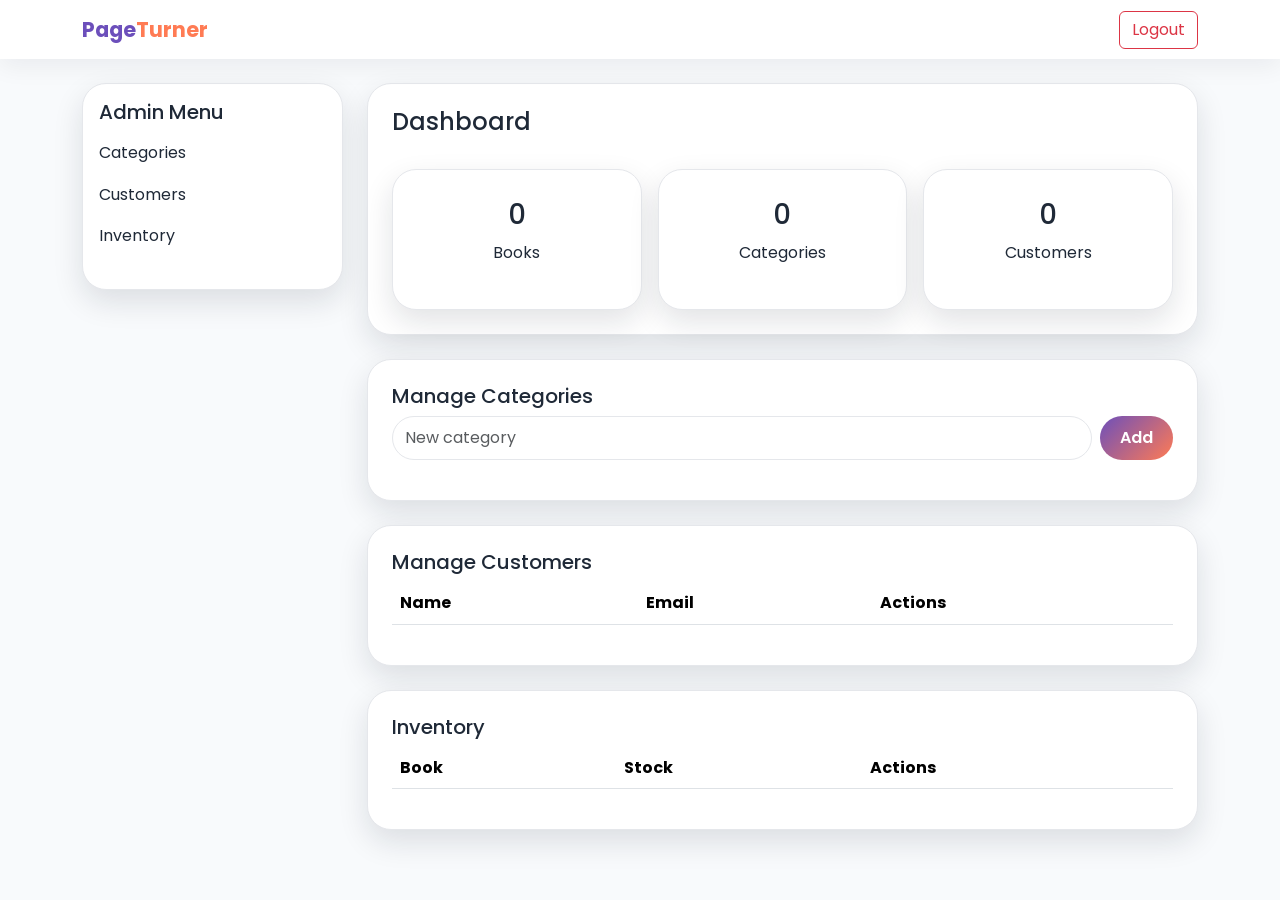
<file: admin-dashboard.html>
<!DOCTYPE html>
<html lang="en" data-theme="light">
  <head>
    <meta charset="utf-8" />
    <meta name="viewport" content="width=device-width,initial-scale=1" />
    <title>Admin Dashboard - PageTurner</title>
    <link href="https://cdn.jsdelivr.net/npm/bootstrap@5.3.3/dist/css/bootstrap.min.css" rel="stylesheet" />
    <link href="https://cdnjs.cloudflare.com/ajax/libs/font-awesome/6.5.2/css/all.min.css" rel="stylesheet" />
    <link href="https://fonts.googleapis.com/css2?family=Poppins:wght@300;400;500;600;700&display=swap" rel="stylesheet" />
    <link rel="stylesheet" href="css/style.css" />
  </head>
  <body>
    <div class="toast-container" id="toastContainer"></div>

    <nav class="navbar navbar-expand-lg sticky-top">
      <div class="container">
        <a class="navbar-brand" href="index.html">Page<span>Turner</span></a>
        <div class="d-flex align-items-center gap-2">
          <button class="btn btn-outline-danger" id="adminLogout">Logout</button>
        </div>
      </div>
    </nav>

    <section class="py-4">
      <div class="container">
        <div class="row g-4">
          <div class="col-lg-3">
            <div class="profile-card p-3">
              <h5>Admin Menu</h5>
              <ul class="list-unstyled">
                <li><a href="#categories" class="d-block py-2">Categories</a></li>
                <li><a href="#customers" class="d-block py-2">Customers</a></li>
                <li><a href="#inventory" class="d-block py-2">Inventory</a></li>
              </ul>
            </div>
          </div>
          <div class="col-lg-9">
            <div class="profile-card p-4 mb-4">
              <h4>Dashboard</h4>
              <div class="row g-3 mt-3">
                <div class="col-sm-4"><div class="category-card text-center"><h3 id="statBooks">0</h3><p>Books</p></div></div>
                <div class="col-sm-4"><div class="category-card text-center"><h3 id="statCategories">0</h3><p>Categories</p></div></div>
                <div class="col-sm-4"><div class="category-card text-center"><h3 id="statCustomers">0</h3><p>Customers</p></div></div>
              </div>
            </div>

            <div id="categories" class="profile-card p-4 mb-4">
              <h5>Manage Categories</h5>
              <div class="d-flex gap-2 mb-3">
                <input id="newCategory" class="form-control" placeholder="New category" />
                <button class="btn btn-primary" id="addCategoryBtn">Add</button>
              </div>
              <ul id="categoryList" class="list-group"></ul>
            </div>

            <div id="customers" class="profile-card p-4 mb-4">
              <h5>Manage Customers</h5>
              <table class="table"><thead><tr><th>Name</th><th>Email</th><th>Actions</th></tr></thead><tbody id="customerTable"></tbody></table>
            </div>

            <div id="inventory" class="profile-card p-4 mb-4">
              <h5>Inventory</h5>
              <table class="table"><thead><tr><th>Book</th><th>Stock</th><th>Actions</th></tr></thead><tbody id="inventoryTable"></tbody></table>
            </div>

          </div>
        </div>
      </div>
    </section>

    <script src="js/admin.js"></script>
    <script>
      document.getElementById('adminLogout').addEventListener('click', () => {
        window.Admin.logout();
      });

      document.getElementById('addCategoryBtn').addEventListener('click', () => {
        const name = document.getElementById('newCategory').value.trim();
        if (name) window.Admin.addCategory(name);
      });
    </script>
  </body>
</html>
</file>
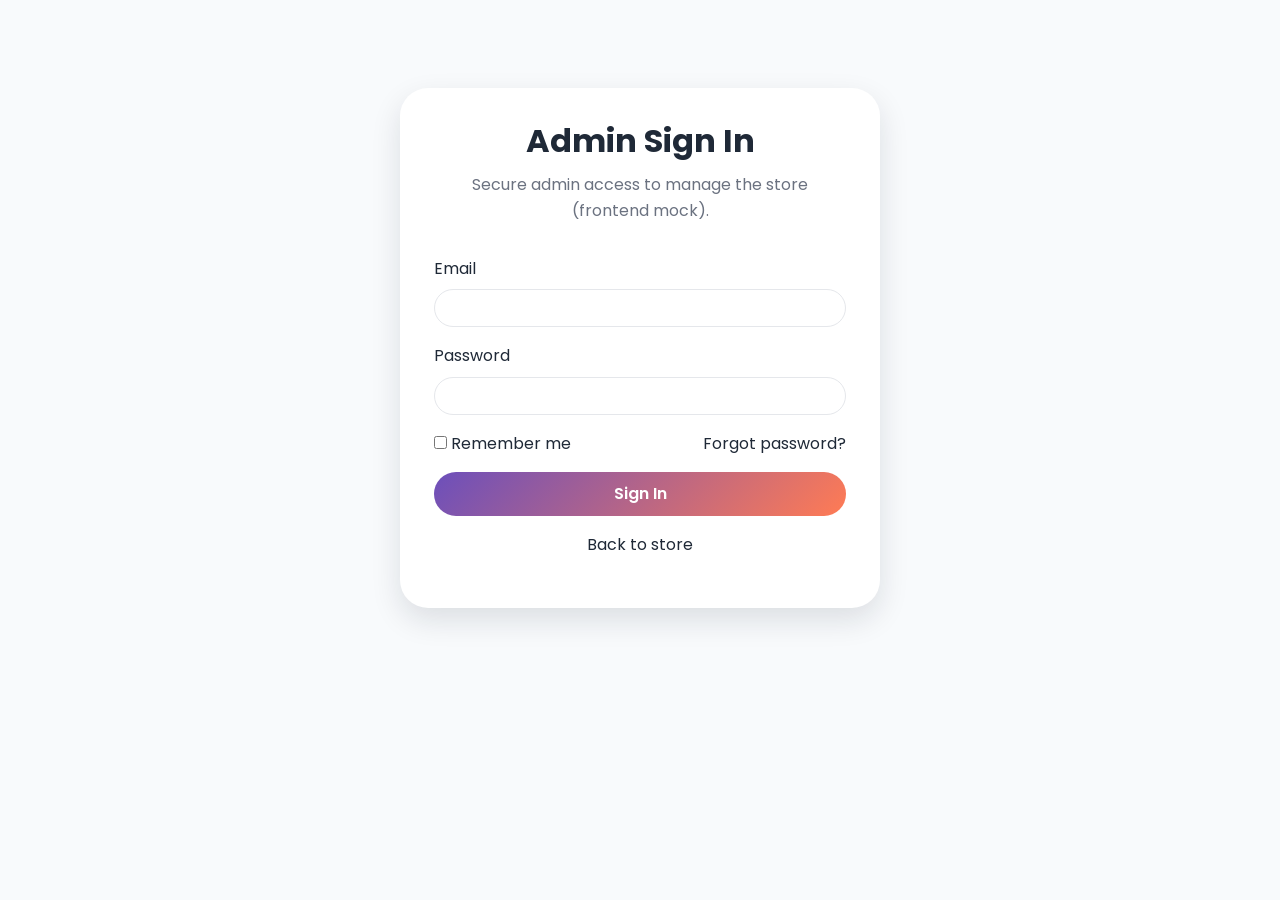
<file: admin-login.html>
<!DOCTYPE html>
<html lang="en" data-theme="light">
  <head>
    <meta charset="utf-8" />
    <meta name="viewport" content="width=device-width,initial-scale=1" />
    <title>Admin Login - PageTurner</title>
    <link href="https://cdn.jsdelivr.net/npm/bootstrap@5.3.3/dist/css/bootstrap.min.css" rel="stylesheet" />
    <link href="https://cdnjs.cloudflare.com/ajax/libs/font-awesome/6.5.2/css/all.min.css" rel="stylesheet" />
    <link href="https://fonts.googleapis.com/css2?family=Poppins:wght@300;400;500;600;700&display=swap" rel="stylesheet" />
    <link rel="stylesheet" href="css/style.css" />
  </head>
  <body>
    <div class="loading-overlay" id="loadingOverlay"><div class="loading-spinner"></div></div>
    <div class="toast-container" id="toastContainer"></div>

    <div class="container py-5">
      <div class="auth-card">
        <h2 class="section-title text-center">Admin Sign In</h2>
        <p class="section-subtitle text-center">Secure admin access to manage the store (frontend mock).</p>
        <form id="adminLoginForm">
          <div class="mb-3"><label class="form-label">Email</label><input id="adminEmail" class="form-control" type="email" required /></div>
          <div class="mb-3"><label class="form-label">Password</label><input id="adminPassword" class="form-control" type="password" required /></div>
          <div class="d-flex justify-content-between align-items-center mb-3">
            <div><input id="adminRemember" type="checkbox" /> Remember me</div>
            <a href="#">Forgot password?</a>
          </div>
          <button class="btn btn-primary w-100" type="submit">Sign In</button>
        </form>
        <p class="text-center mt-3"><a href="index.html">Back to store</a></p>
      </div>
    </div>

    <script src="js/admin.js"></script>
    <script src="js/main.js"></script>
    <script>
      document.getElementById('adminLoginForm').addEventListener('submit', (e) => {
        e.preventDefault();
        const email = document.getElementById('adminEmail').value.trim();
        const password = document.getElementById('adminPassword').value.trim();
        const remember = document.getElementById('adminRemember').checked;
        if (window.Admin) {
          window.Admin.login(email, password, remember);
        }
      });
    </script>
  </body>
</html>
</file>
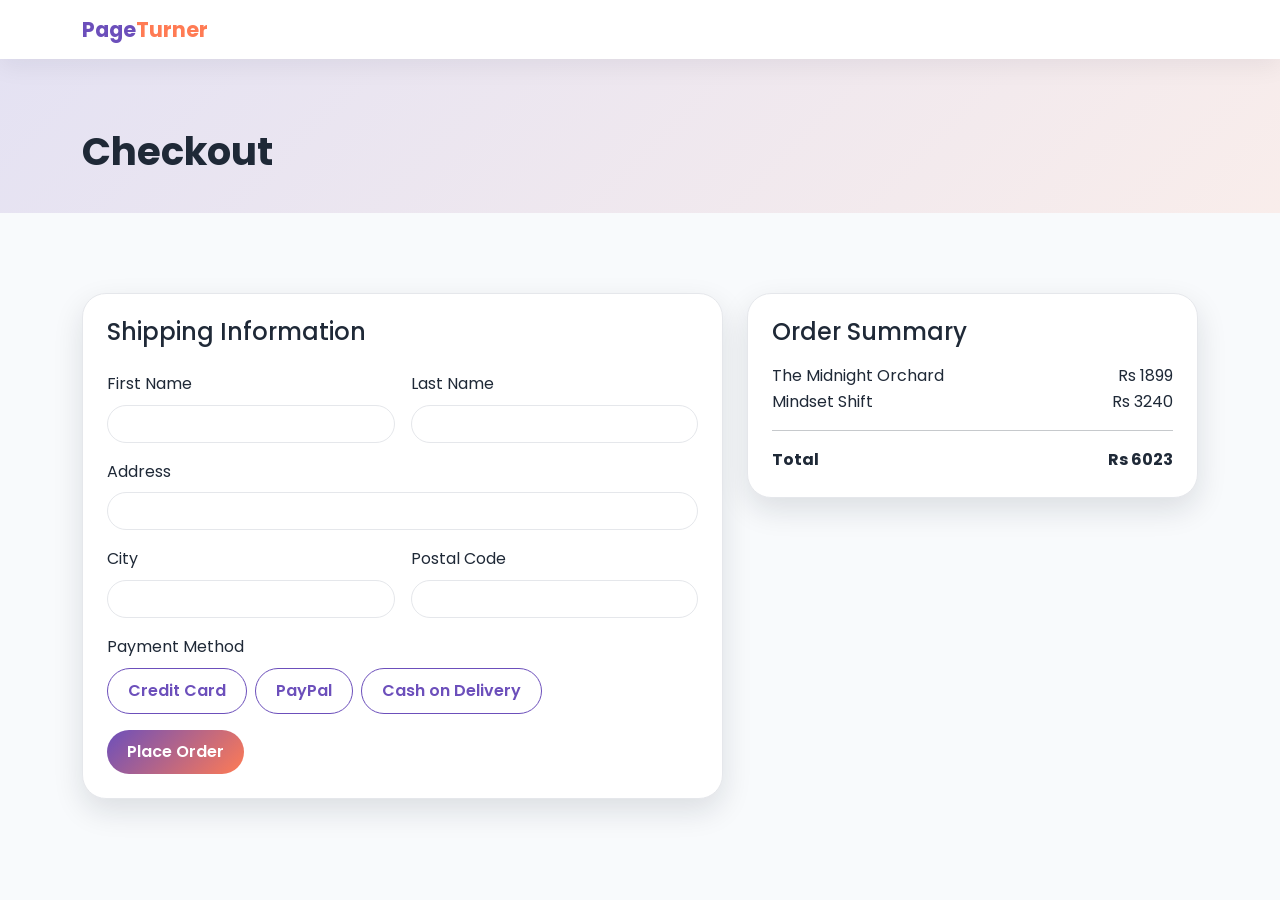
<file: checkout.html>
<!DOCTYPE html>
<html lang="en" data-theme="light">
  <head>
    <meta charset="UTF-8" />
    <meta name="viewport" content="width=device-width, initial-scale=1.0" />
    <title>Checkout - PageTurner</title>
    <link href="https://cdn.jsdelivr.net/npm/bootstrap@5.3.3/dist/css/bootstrap.min.css" rel="stylesheet" />
    <link href="https://cdnjs.cloudflare.com/ajax/libs/font-awesome/6.5.2/css/all.min.css" rel="stylesheet" />
    <link href="https://fonts.googleapis.com/css2?family=Poppins:wght@300;400;500;600;700;800&display=swap" rel="stylesheet" />
    <link rel="stylesheet" href="css/style.css" />
    <link rel="stylesheet" href="css/responsive.css" />
    <link rel="stylesheet" href="css/animations.css" />
  </head>
  <body>
    <div class="loading-overlay" id="loadingOverlay"><div class="loading-spinner"></div></div>
    <div class="toast-container" id="toastContainer"></div>
    <nav class="navbar navbar-expand-lg sticky-top">
      <div class="container">
        <a class="navbar-brand" href="index.html">Page<span>Turner</span></a>
      </div>
    </nav>

    <section class="page-header">
      <div class="container">
        <h1 class="page-title">Checkout</h1>
      </div>
    </section>

    <section>
      <div class="container">
        <div class="row g-4">
          <div class="col-lg-7">
            <div class="checkout-card p-4">
              <h4>Shipping Information</h4>
              <form class="row g-3 mt-2">
                <div class="col-md-6"><label class="form-label">First Name</label><input class="form-control" required /></div>
                <div class="col-md-6"><label class="form-label">Last Name</label><input class="form-control" required /></div>
                <div class="col-12"><label class="form-label">Address</label><input class="form-control" required /></div>
                <div class="col-md-6"><label class="form-label">City</label><input class="form-control" required /></div>
                <div class="col-md-6"><label class="form-label">Postal Code</label><input class="form-control" required /></div>
                <div class="col-12"><label class="form-label">Payment Method</label>
                  <div class="d-flex gap-2 flex-wrap">
                    <button class="btn btn-outline-primary" type="button">Credit Card</button>
                    <button class="btn btn-outline-primary" type="button">PayPal</button>
                    <button class="btn btn-outline-primary" type="button">Cash on Delivery</button>
                  </div>
                </div>
                <div class="col-12"><button class="btn btn-primary" type="submit">Place Order</button></div>
              </form>
            </div>
          </div>
          <div class="col-lg-5">
            <div class="checkout-card p-4">
              <h4>Order Summary</h4>
              <div class="d-flex justify-content-between mt-3"><span>The Midnight Orchard</span><span>Rs 1899</span></div>
              <div class="d-flex justify-content-between"><span>Mindset Shift</span><span>Rs 3240</span></div>
              <hr />
              <div class="d-flex justify-content-between fw-bold"><span>Total</span><span>Rs 6023</span></div>
            </div>
          </div>
        </div>
      </div>
    </section>

    <script src="js/main.js"></script>
    <script src="js/validation.js"></script>
  </body>
</html>
</file>
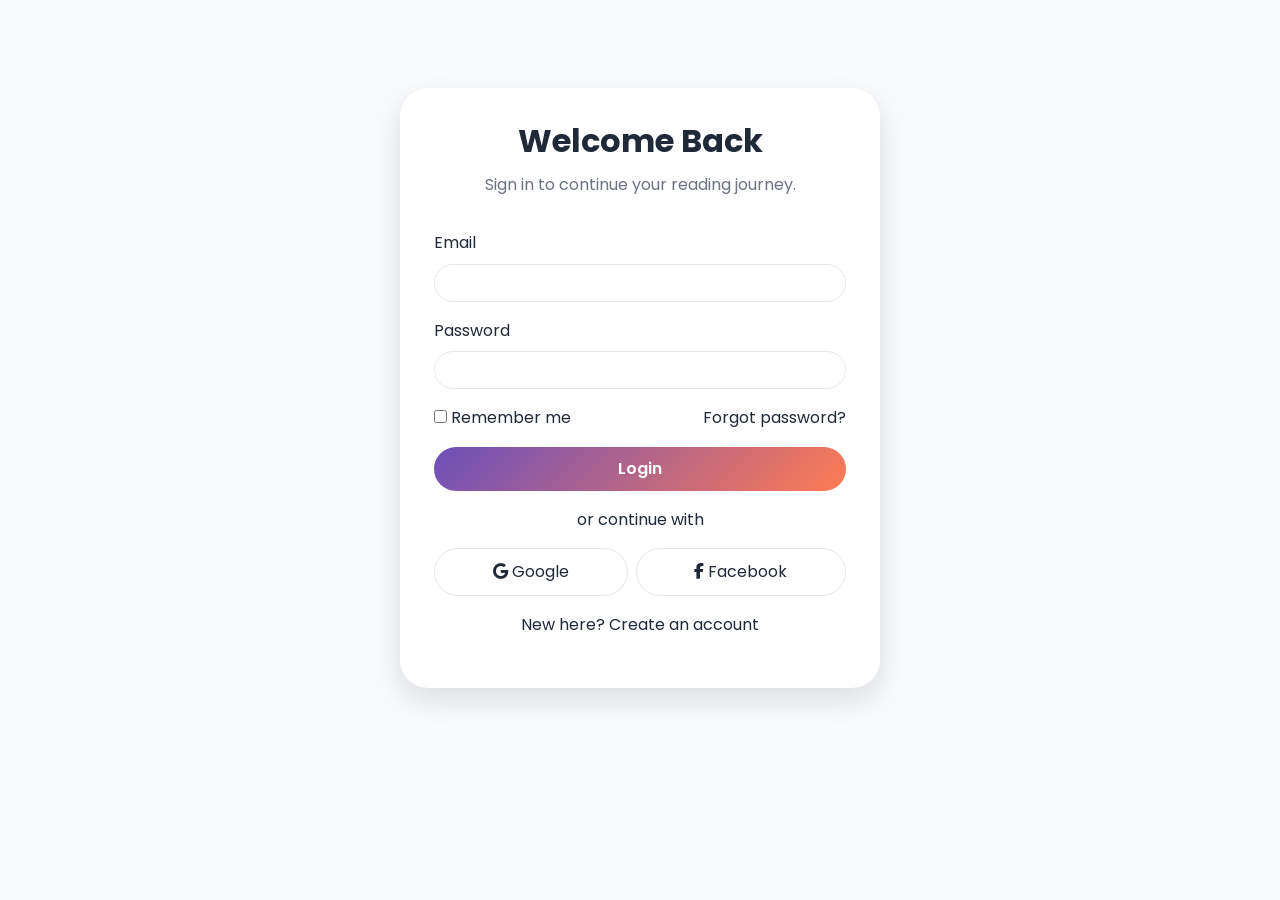
<file: login.html>
<!DOCTYPE html>
<html lang="en" data-theme="light">
  <head>
    <meta charset="UTF-8" />
    <meta name="viewport" content="width=device-width, initial-scale=1.0" />
    <title>Login - PageTurner</title>
    <link href="https://cdn.jsdelivr.net/npm/bootstrap@5.3.3/dist/css/bootstrap.min.css" rel="stylesheet" />
    <link href="https://cdnjs.cloudflare.com/ajax/libs/font-awesome/6.5.2/css/all.min.css" rel="stylesheet" />
    <link href="https://fonts.googleapis.com/css2?family=Poppins:wght@300;400;500;600;700;800&display=swap" rel="stylesheet" />
    <link rel="stylesheet" href="css/style.css" />
    <link rel="stylesheet" href="css/responsive.css" />
    <link rel="stylesheet" href="css/animations.css" />
  </head>
  <body>
    <div class="loading-overlay" id="loadingOverlay"><div class="loading-spinner"></div></div>
    <div class="toast-container" id="toastContainer"></div>
    <div class="container py-5">
      <div class="auth-card">
        <h2 class="section-title text-center">Welcome Back</h2>
        <p class="section-subtitle text-center">Sign in to continue your reading journey.</p>
        <form>
          <div class="mb-3"><label class="form-label">Email</label><input class="form-control" type="email" required /></div>
          <div class="mb-3"><label class="form-label">Password</label><input class="form-control" type="password" required /></div>
          <div class="d-flex justify-content-between align-items-center mb-3">
            <div><input type="checkbox" /> Remember me</div>
            <a href="#">Forgot password?</a>
          </div>
          <button class="btn btn-primary w-100" type="submit">Login</button>
          <div class="text-center my-3">or continue with</div>
          <div class="d-flex gap-2">
            <button class="social-btn flex-grow-1" type="button"><i class="fab fa-google"></i> Google</button>
            <button class="social-btn flex-grow-1" type="button"><i class="fab fa-facebook-f"></i> Facebook</button>
          </div>
          <p class="text-center mt-3">New here? <a href="register.html">Create an account</a></p>
        </form>
      </div>
    </div>
    <script src="js/main.js"></script>
    <script src="js/validation.js"></script>
  </body>
</html>
</file>
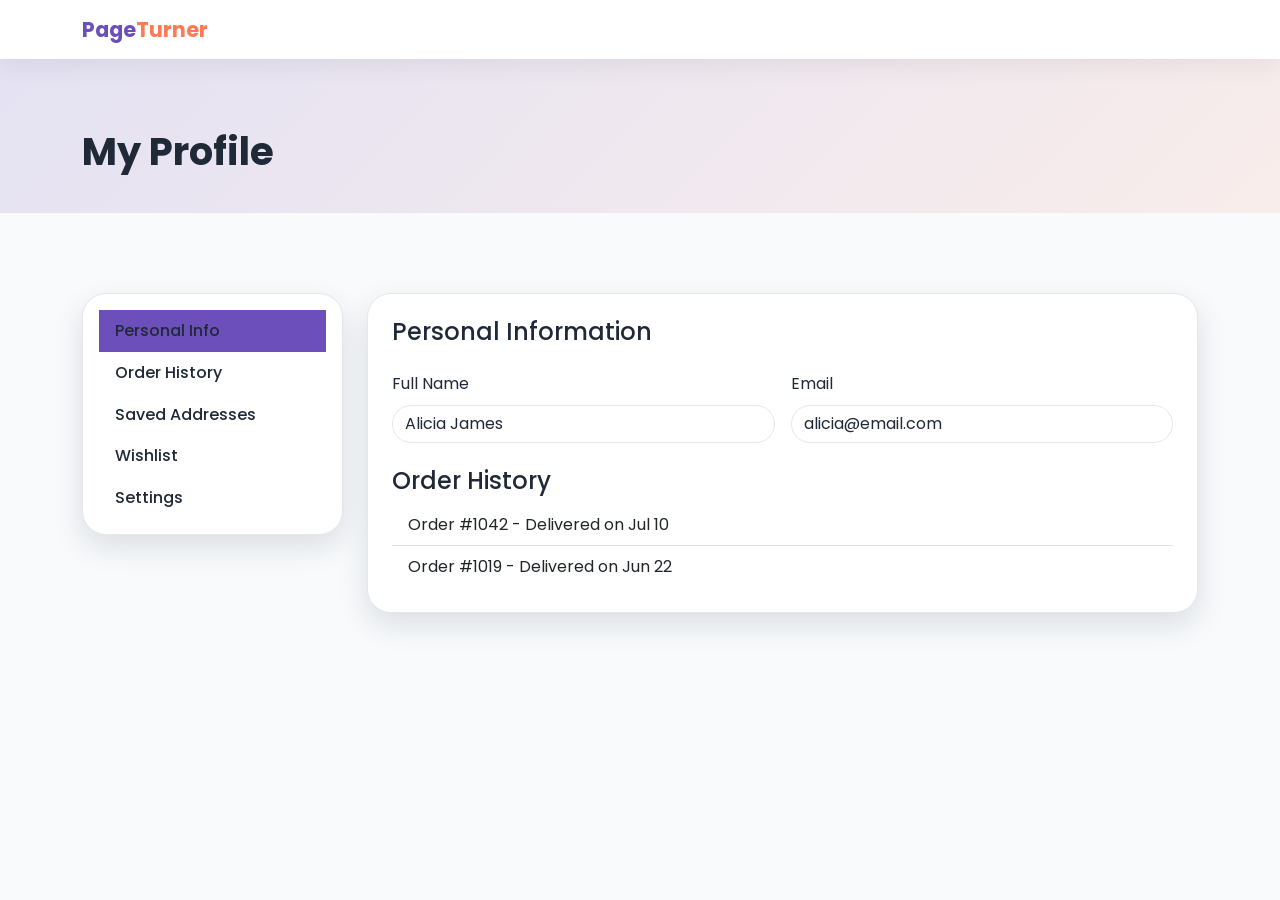
<file: profile.html>
<!DOCTYPE html>
<html lang="en" data-theme="light">
  <head>
    <meta charset="UTF-8" />
    <meta name="viewport" content="width=device-width, initial-scale=1.0" />
    <title>Profile - PageTurner</title>
    <link href="https://cdn.jsdelivr.net/npm/bootstrap@5.3.3/dist/css/bootstrap.min.css" rel="stylesheet" />
    <link href="https://cdnjs.cloudflare.com/ajax/libs/font-awesome/6.5.2/css/all.min.css" rel="stylesheet" />
    <link href="https://fonts.googleapis.com/css2?family=Poppins:wght@300;400;500;600;700;800&display=swap" rel="stylesheet" />
    <link rel="stylesheet" href="css/style.css" />
    <link rel="stylesheet" href="css/responsive.css" />
    <link rel="stylesheet" href="css/animations.css" />
  </head>
  <body>
    <div class="loading-overlay" id="loadingOverlay"><div class="loading-spinner"></div></div>
    <div class="toast-container" id="toastContainer"></div>
    <nav class="navbar navbar-expand-lg sticky-top">
      <div class="container">
        <a class="navbar-brand" href="index.html">Page<span>Turner</span></a>
      </div>
    </nav>

    <section class="page-header">
      <div class="container">
        <h1 class="page-title">My Profile</h1>
      </div>
    </section>

    <section>
      <div class="container">
        <div class="row g-4">
          <div class="col-lg-3">
            <div class="profile-card p-3">
              <ul class="nav flex-column profile-nav">
                <li class="nav-item"><a class="nav-link active" href="#">Personal Info</a></li>
                <li class="nav-item"><a class="nav-link" href="#">Order History</a></li>
                <li class="nav-item"><a class="nav-link" href="#">Saved Addresses</a></li>
                <li class="nav-item"><a class="nav-link" href="wishlist.html">Wishlist</a></li>
                <li class="nav-item"><a class="nav-link" href="#">Settings</a></li>
              </ul>
            </div>
          </div>
          <div class="col-lg-9">
            <div class="profile-card p-4">
              <h4>Personal Information</h4>
              <div class="row g-3 mt-2">
                <div class="col-md-6"><label class="form-label">Full Name</label><input class="form-control" value="Alicia James" /></div>
                <div class="col-md-6"><label class="form-label">Email</label><input class="form-control" value="alicia@email.com" /></div>
              </div>
              <h4 class="mt-4">Order History</h4>
              <ul class="list-group list-group-flush">
                <li class="list-group-item">Order #1042 - Delivered on Jul 10</li>
                <li class="list-group-item">Order #1019 - Delivered on Jun 22</li>
              </ul>
            </div>
          </div>
        </div>
      </div>
    </section>

    <script src="js/main.js"></script>
  </body>
</html>
</file>
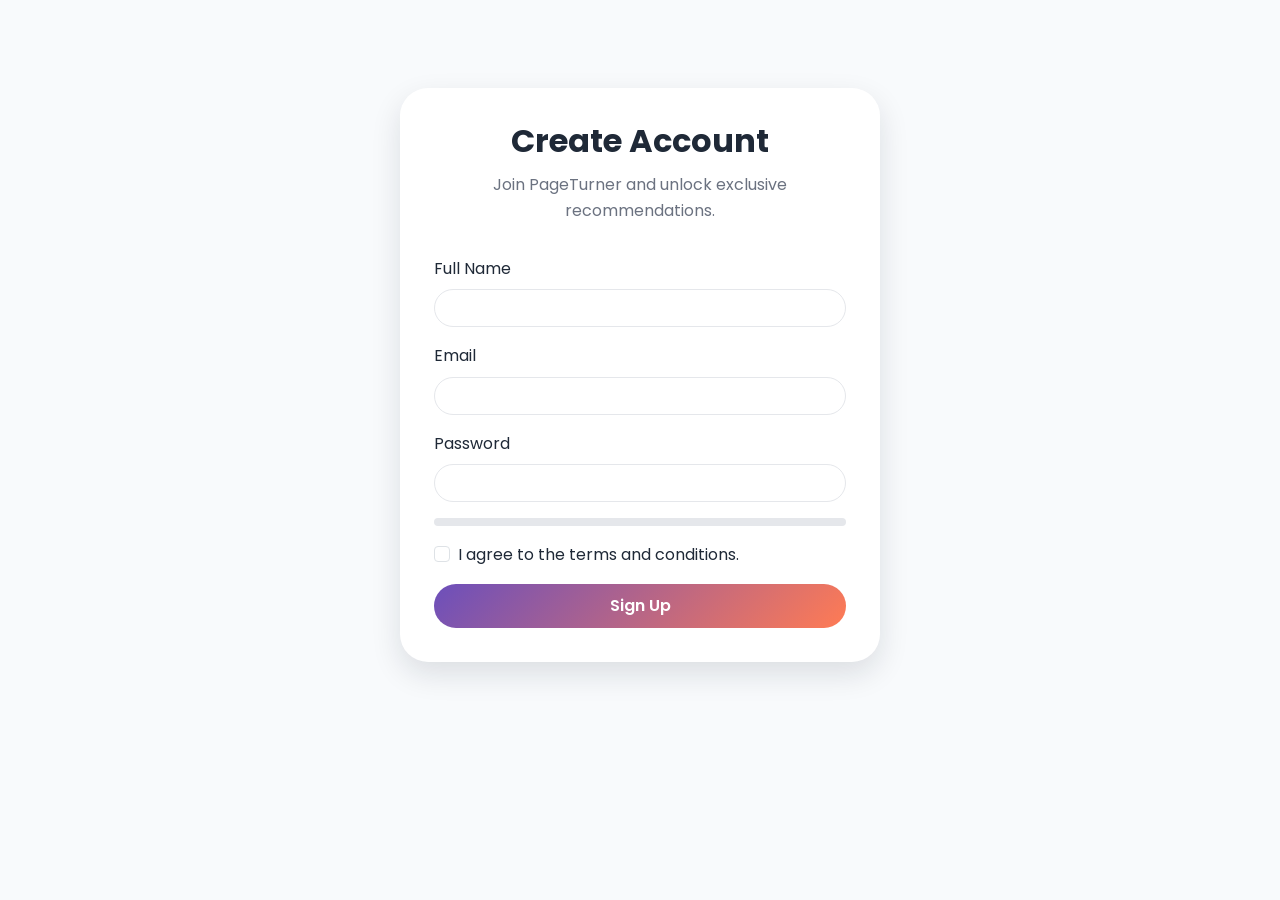
<file: register.html>
<!DOCTYPE html>
<html lang="en" data-theme="light">
  <head>
    <meta charset="UTF-8" />
    <meta name="viewport" content="width=device-width, initial-scale=1.0" />
    <title>Register - PageTurner</title>
    <link href="https://cdn.jsdelivr.net/npm/bootstrap@5.3.3/dist/css/bootstrap.min.css" rel="stylesheet" />
    <link href="https://cdnjs.cloudflare.com/ajax/libs/font-awesome/6.5.2/css/all.min.css" rel="stylesheet" />
    <link href="https://fonts.googleapis.com/css2?family=Poppins:wght@300;400;500;600;700;800&display=swap" rel="stylesheet" />
    <link rel="stylesheet" href="css/style.css" />
    <link rel="stylesheet" href="css/responsive.css" />
    <link rel="stylesheet" href="css/animations.css" />
  </head>
  <body>
    <div class="loading-overlay" id="loadingOverlay"><div class="loading-spinner"></div></div>
    <div class="toast-container" id="toastContainer"></div>
    <div class="container py-5">
      <div class="auth-card">
        <h2 class="section-title text-center">Create Account</h2>
        <p class="section-subtitle text-center">Join PageTurner and unlock exclusive recommendations.</p>
        <form>
          <div class="mb-3"><label class="form-label">Full Name</label><input class="form-control" required /></div>
          <div class="mb-3"><label class="form-label">Email</label><input class="form-control" type="email" required /></div>
          <div class="mb-3"><label class="form-label">Password</label><input class="form-control" id="password" type="password" required /></div>
          <div class="password-strength mb-3"><div></div></div>
          <div class="form-check mb-3"><input class="form-check-input" type="checkbox" required /><label class="form-check-label">I agree to the terms and conditions.</label></div>
          <button class="btn btn-primary w-100" type="submit">Sign Up</button>
        </form>
      </div>
    </div>
    <script src="js/main.js"></script>
    <script src="js/validation.js"></script>
  </body>
</html>
</file>
<file: css/style.css>
:root {
  --primary: #6c4fbb;
  --primary-dark: #4c3477;
  --secondary: #ff7b54;
  --accent: #f7c948;
  --text: #1f2937;
  --text-muted: #6b7280;
  --bg: #f8fafc;
  --card: #ffffff;
  --border: #e5e7eb;
  --shadow: 0 12px 30px rgba(15, 23, 42, 0.12);
  --radius: 20px;
}

body[data-theme='dark'] {
  --primary: #8b7cf6;
  --primary-dark: #6c5ce7;
  --secondary: #ff8d6b;
  --accent: #ffd166;
  --text: #f8fafc;
  --text-muted: #cbd5e1;
  --bg: #0f172a;
  --card: #111827;
  --border: #334155;
  --shadow: 0 12px 30px rgba(0, 0, 0, 0.3);
}

* { box-sizing: border-box; }
html { scroll-behavior: smooth; }
body {
  font-family: 'Poppins', sans-serif;
  background: var(--bg);
  color: var(--text);
  line-height: 1.6;
  transition: background 0.3s ease, color 0.3s ease;
}
a { text-decoration: none; color: inherit; }
img { max-width: 100%; display: block; }
section { padding: 80px 0; }
.container { position: relative; }

.navbar {
  background: rgba(255,255,255,0.9);
  backdrop-filter: blur(18px);
  box-shadow: 0 8px 24px rgba(15,23,42,0.06);
  position: sticky;
  top: 0;
  z-index: 1000;
}
body[data-theme='dark'] .navbar { background: rgba(17,24,39,0.9); }
.navbar-brand { font-weight: 700; font-size: 1.3rem; color: var(--primary); }
.navbar-brand span { color: var(--secondary); }
.nav-link { color: var(--text) !important; font-weight: 500; }
.nav-link:hover { color: var(--primary) !important; }

.search-box { position: relative; }
.search-box input {
  border-radius: 999px;
  border: 1px solid var(--border);
  padding: 10px 18px 10px 42px;
  min-width: 260px;
  background: var(--card);
  color: var(--text);
}
.search-box i { position: absolute; left: 14px; top: 50%; transform: translateY(-50%); color: var(--text-muted); }

.icon-btn {
  width: 42px; height: 42px;
  border-radius: 50%;
  display: inline-flex; align-items: center; justify-content: center;
  background: var(--card); color: var(--text); border: 1px solid var(--border);
  position: relative; transition: transform 0.3s ease, background 0.3s ease;
}
.icon-btn:hover { transform: translateY(-2px); color: var(--primary); }
.badge-count {
  position: absolute; top: -4px; right: -2px;
  background: var(--secondary); color: white; font-size: 0.7rem; padding: 2px 6px; border-radius: 999px;
}

.hero-section {
  padding: 60px 0 100px;
  background: linear-gradient(135deg, rgba(108,79,187,0.12), rgba(255,123,84,0.1));
}
.hero-card {
  background: var(--card); border-radius: 32px; box-shadow: var(--shadow); overflow: hidden;
}
.hero-slide { display: none; padding: 40px; }
.hero-slide.active { display: block; }
.hero-title { font-size: clamp(2rem, 3.8vw, 3.4rem); font-weight: 700; line-height: 1.15; }
.hero-text { color: var(--text-muted); max-width: 560px; }
.hero-image { border-radius: 24px; height: 100%; object-fit: cover; min-height: 320px; }

.btn-primary, .btn-outline-primary, .btn-dark, .btn-outline-secondary {
  border-radius: 999px; padding: 10px 20px; font-weight: 600; transition: transform 0.3s ease, box-shadow 0.3s ease;
}
.btn-primary { background: linear-gradient(135deg, var(--primary), var(--secondary)); border: 0; color: white; }
.btn-primary:hover, .btn-dark:hover { transform: translateY(-2px); box-shadow: 0 10px 24px rgba(108,79,187,0.22); }
.btn-outline-primary { border-color: var(--primary); color: var(--primary); }
.btn-outline-primary:hover { background: var(--primary); color: white; }

.section-title { font-size: 2rem; font-weight: 700; margin-bottom: 12px; }
.section-subtitle { color: var(--text-muted); margin-bottom: 32px; }

.book-card {
  background: var(--card); border: 1px solid var(--border); border-radius: 24px; overflow: hidden; box-shadow: var(--shadow); transition: transform 0.3s ease, box-shadow 0.3s ease;
}
.book-card:hover { transform: translateY(-6px); box-shadow: 0 16px 40px rgba(15,23,42,0.16); }
.book-cover { position: relative; height: 240px; overflow: hidden; background: linear-gradient(135deg, rgba(108,79,187,0.15), rgba(255,123,84,0.1)); }
.book-cover img { width: 100%; height: 100%; object-fit: cover; transition: transform 0.4s ease; }
.book-card:hover .book-cover img { transform: scale(1.05); }
.book-info { padding: 18px; }
.book-title { font-size: 1rem; font-weight: 700; margin-bottom: 6px; }
.book-author { color: var(--text-muted); font-size: 0.92rem; }
.book-meta { display: flex; justify-content: space-between; color: var(--text-muted); font-size: 0.85rem; margin: 10px 0; }
.price-row { display: flex; align-items: center; justify-content: space-between; margin-top: 12px; }
.price { font-weight: 700; color: var(--primary); }
.old-price { color: var(--text-muted); text-decoration: line-through; font-size: 0.8rem; margin-left: 8px; }
.badge-discount { position: absolute; top: 12px; left: 12px; background: var(--secondary); color: white; border-radius: 999px; padding: 6px 10px; font-size: 0.75rem; font-weight: 700; }
.wishlist-btn, .quick-view-btn { position: absolute; top: 12px; right: 12px; width: 36px; height: 36px; border-radius: 50%; background: rgba(255,255,255,0.9); color: var(--text); border: 0; display: grid; place-items: center; }
.wishlist-btn.active { color: var(--secondary); }

.category-card {
  background: var(--card); border-radius: 24px; border: 1px solid var(--border); padding: 28px; text-align: center; box-shadow: var(--shadow); transition: transform 0.3s ease;
}
.category-card:hover { transform: translateY(-4px); }
.category-icon { width: 60px; height: 60px; border-radius: 16px; display: grid; place-items: center; margin: 0 auto 16px; font-size: 1.3rem; color: white; background: linear-gradient(135deg, var(--primary), var(--secondary)); }

.testimonial-card { background: var(--card); border-radius: 24px; padding: 24px; box-shadow: var(--shadow); }
.quote-mark { font-size: 3rem; color: var(--primary); }
.stars { color: var(--accent); }

.newsletter { background: linear-gradient(135deg, var(--primary), var(--secondary)); color: white; border-radius: 32px; padding: 44px; }
.newsletter input { border-radius: 999px; padding: 12px 16px; border: 0; }

.footer { padding: 50px 0 20px; background: #111827; color: rgba(255,255,255,0.8); }
.footer a { color: rgba(255,255,255,0.8); }
.footer a:hover { color: white; }

.page-header { padding: 70px 0 30px; background: linear-gradient(135deg, rgba(108,79,187,0.14), rgba(255,123,84,0.1)); }
.page-title { font-size: clamp(2rem, 3vw, 2.7rem); font-weight: 700; }

.filter-panel { background: var(--card); border: 1px solid var(--border); border-radius: 24px; padding: 20px; box-shadow: var(--shadow); }
.form-select, .form-control { border-radius: 999px; border-color: var(--border); background: var(--card); color: var(--text); }

.shop-grid { display: grid; grid-template-columns: repeat(3, minmax(0, 1fr)); gap: 24px; }
.pagination .page-link { border-radius: 10px; margin: 0 4px; color: var(--text); }
.pagination .page-item.active .page-link { background: var(--primary); border-color: var(--primary); }

.details-cover { border-radius: 28px; box-shadow: var(--shadow); }
.preview-thumbs img { border-radius: 16px; cursor: pointer; border: 2px solid transparent; }
.preview-thumbs img.active { border-color: var(--primary); }
.stock-badge { display: inline-block; border-radius: 999px; padding: 6px 12px; font-size: 0.8rem; font-weight: 700; }
.stock-badge.in-stock { background: rgba(16,185,129,0.15); color: #047857; }
.stock-badge.low-stock { background: rgba(245,158,11,0.15); color: #b45309; }

.cart-table img, .wishlist-item img { width: 72px; height: 92px; object-fit: cover; border-radius: 12px; }
.cart-summary, .checkout-card, .profile-card, .contact-card { background: var(--card); border: 1px solid var(--border); border-radius: 24px; box-shadow: var(--shadow); }
.qty-control { display: flex; align-items: center; gap: 10px; }
.qty-control button { width: 34px; height: 34px; border-radius: 50%; border: 0; background: var(--bg); }

.auth-card { max-width: 480px; margin: 40px auto; background: var(--card); border-radius: 28px; padding: 34px; box-shadow: var(--shadow); }
.social-btn { border-radius: 999px; padding: 10px 16px; border: 1px solid var(--border); background: white; color: var(--text); }
body[data-theme='dark'] .social-btn { background: var(--card); }
.password-strength { height: 8px; border-radius: 999px; background: var(--border); overflow: hidden; }
.password-strength > div { height: 100%; width: 0%; transition: width 0.3s ease; background: var(--secondary); }

.profile-nav .nav-link.active { background: var(--primary); color: white; }

.error-page { min-height: 80vh; display: grid; place-items: center; text-align: center; }
.error-illustration { width: 220px; height: 220px; border-radius: 50%; background: linear-gradient(135deg, rgba(108,79,187,0.2), rgba(255,123,84,0.2)); margin: 0 auto 24px; position: relative; }
.error-illustration::before { content: ''; position: absolute; inset: 20px; border-radius: 50%; border: 12px solid var(--primary); }
.error-illustration::after { content: '404'; position: absolute; inset: 0; display: grid; place-items: center; font-size: 3rem; font-weight: 700; color: var(--primary); }

.quick-view-modal { display: none; position: fixed; inset: 0; background: rgba(15,23,42,0.65); z-index: 2000; align-items: center; justify-content: center; padding: 20px; }
.quick-view-modal.show { display: flex; }
.quick-view-modal .modal-dialog { max-width: 760px; width: 100%; }

.toast-container { position: fixed; top: 20px; right: 20px; z-index: 3000; display: flex; flex-direction: column; gap: 10px; }
.toast-item { min-width: 260px; background: var(--card); color: var(--text); padding: 14px 16px; border-radius: 16px; box-shadow: var(--shadow); border-left: 4px solid var(--primary); }

.loading-overlay { position: fixed; inset: 0; background: rgba(255,255,255,0.86); display: grid; place-items: center; z-index: 4000; transition: opacity 0.3s ease; }
body[data-theme='dark'] .loading-overlay { background: rgba(15,23,42,0.9); }
.loading-spinner { width: 56px; height: 56px; border: 6px solid rgba(108,79,187,0.25); border-top-color: var(--primary); border-radius: 50%; animation: spin 1s linear infinite; }

.scroll-top { position: fixed; right: 24px; bottom: 24px; width: 48px; height: 48px; border-radius: 50%; background: var(--primary); color: white; border: 0; display: none; place-items: center; z-index: 1500; box-shadow: var(--shadow); }
.scroll-top.show { display: grid; }

.visually-hidden { position: absolute; width: 1px; height: 1px; padding: 0; margin: -1px; overflow: hidden; clip: rect(0,0,0,0); white-space: nowrap; border: 0; }
</file>
<file: css/responsive.css>
@media (max-width: 991px) {
  .search-box input { min-width: 200px; }
  .shop-grid { grid-template-columns: repeat(2, minmax(0, 1fr)); }
}

@media (max-width: 767px) {
  .navbar-collapse { padding: 16px 0; }
  .search-box input { min-width: unset; width: 100%; }
  .hero-slide { padding: 24px; }
  .shop-grid { grid-template-columns: 1fr; }
  .newsletter { padding: 28px; }
  .auth-card { padding: 24px; }
  .toast-container { left: 16px; right: 16px; top: 16px; }
  .toast-item { min-width: unset; }
}
</file>
<file: css/animations.css>
@keyframes floaty {
  0%, 100% { transform: translateY(0); }
  50% { transform: translateY(-8px); }
}

@keyframes spin {
  to { transform: rotate(360deg); }
}

@keyframes fadeUp {
  from { opacity: 0; transform: translateY(20px); }
  to { opacity: 1; transform: translateY(0); }
}

.hero-card, .book-card, .category-card, .testimonial-card, .auth-card, .cart-summary, .checkout-card {
  animation: fadeUp 0.6s ease both;
}

.hero-badge, .icon-btn:hover, .btn-primary:hover { animation: floaty 2s ease-in-out infinite; }
</file>
